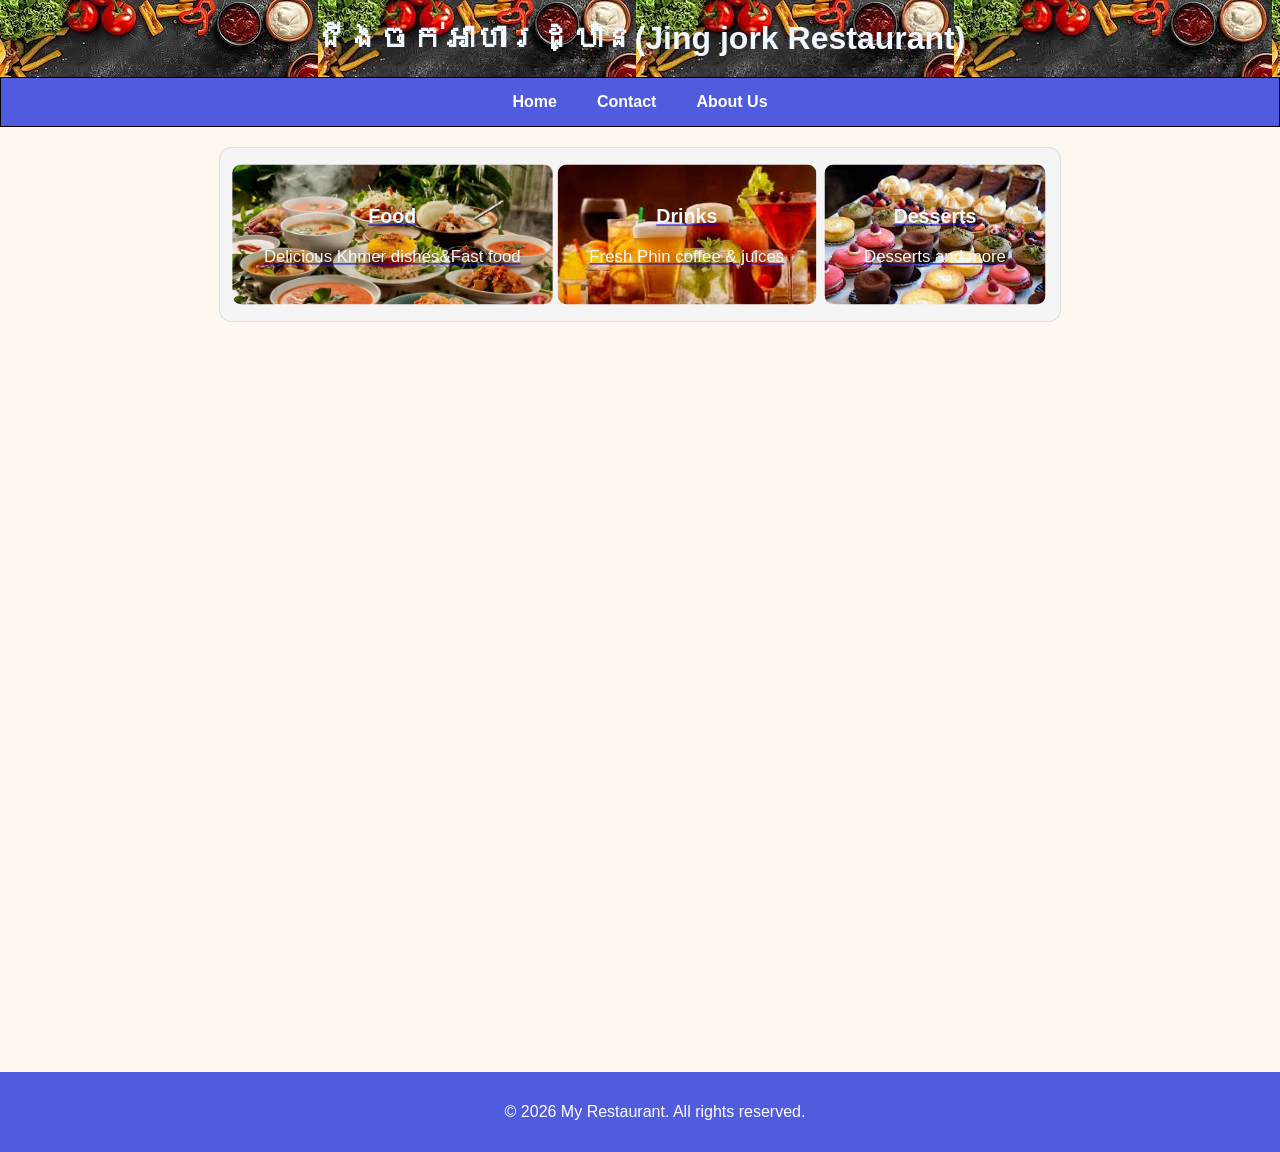
<file: index.html>
<!DOCTYPE html>
<html lang="en">
<head>
<meta charset="UTF-8" />
<meta name="viewport" content="width=device-width, initial-scale=1.0" width ="50px">
<title>My Restaurant</title>
<link rel="stylesheet" href="project1.css">
</head>
<body>
    
<header>
  <h1 class="title" style="color:aliceblue;">ជីងចក់អាហារដ្ឋាន(Jing jork Restaurant)</h1>
</header>

<nav>
  <a href="./index.html">Home</a>
  <a href="./Contact.html">Contact</a>
  <a href="./aboutus.html">About Us</a>
</nav>
 <div class="cards-box">
  <div class="card1">
    <a href="./food.html">
      <h3 style="color: aliceblue;">Food</h3>
      <p style="color: aliceblue;">Delicious Khmer dishes&Fast food</p>
    </a>
  </div>
  <div class="card2">
    <a href="./drinks.html">
      <h3 style="color: aliceblue;">Drinks</h3>
      <p style="color: aliceblue;">Fresh Phin coffee & juices</p>
    </a>
  </div>

  <div class="card3">
    <a href="./dessert.html">
      <h3 style="color: aliceblue;">Desserts</h3>
      <p style="color: aliceblue;">Desserts and more</p>
    </a>
  </div>
</div>
  


<footer>
  <p>&copy; 2026 My Restaurant. All rights reserved.</p>
</footer>
</body>

</html>
</file>
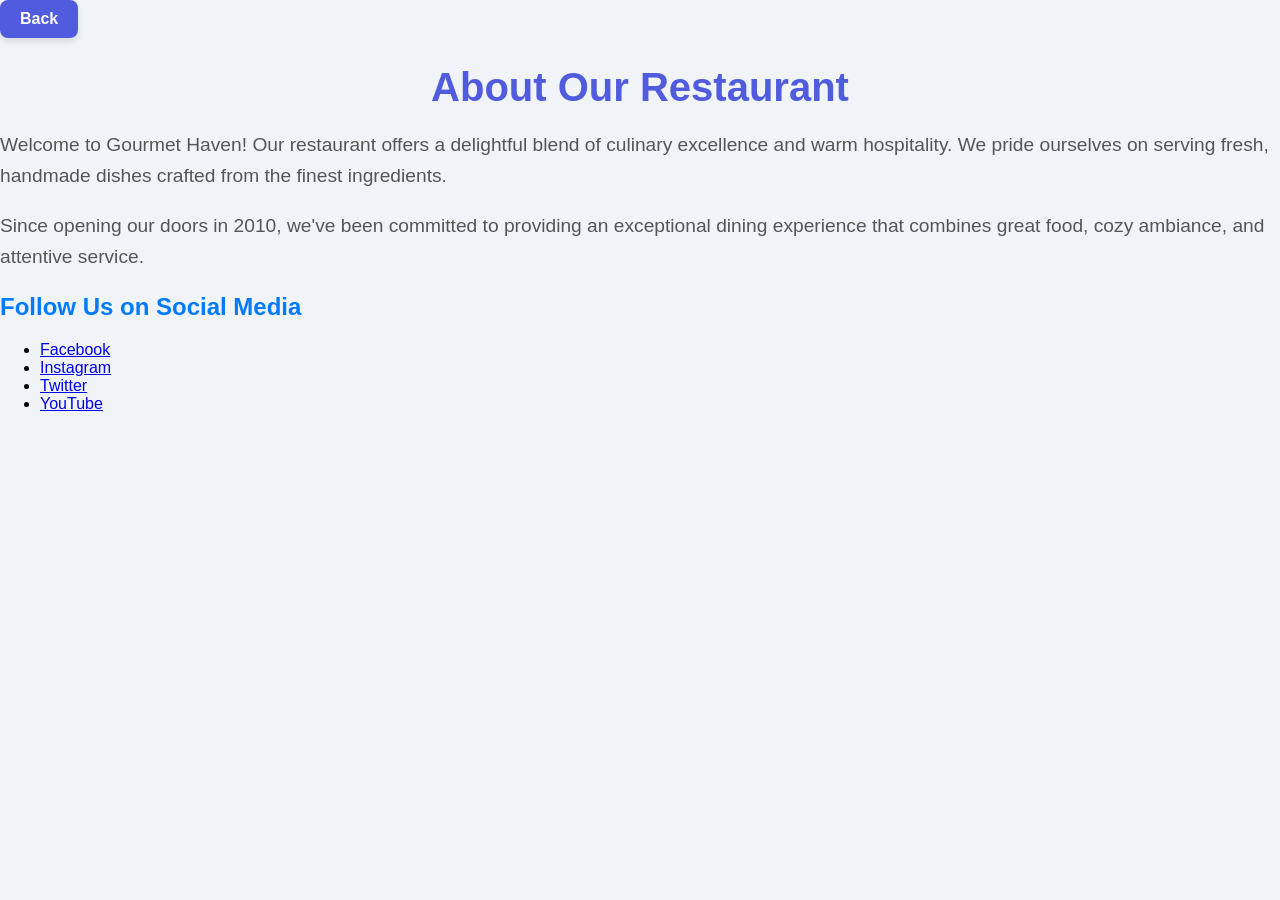
<file: aboutus.html>
<!DOCTYPE html>
<html lang="en">
<head>
    <meta charset="UTF-8">
    <meta name="viewport" content="width=device-width, initial-scale=1.0">
    <title>About Us</title>
    <link rel="stylesheet" href="./cantactandaboutus.css">
</head>
<body>
    <a href="index.html" class="back-button">Back</a>
    <div class="about-restaurant">
        <h1 style="color: #505bdd;">About Our Restaurant</h1>
        <p>
            Welcome to Gourmet Haven! Our restaurant offers a delightful blend of culinary excellence and warm hospitality. We pride ourselves on serving fresh, handmade dishes crafted from the finest ingredients.
        </p>
        <p>
            Since opening our doors in 2010, we've been committed to providing an exceptional dining experience that combines great food, cozy ambiance, and attentive service.
        </p>
        <div class="social-media">
            <h2>Follow Us on Social Media</h2>
            <ul>
                <li><a href="https://facebook.com/YourRestaurant" target="_blank">Facebook</a></li>
                <li><a href="https://instagram.com/YourRestaurant" target="_blank">Instagram</a></li>
                <li><a href="https://twitter.com/YourRestaurant" target="_blank">Twitter</a></li>
                <li><a href="https://youtube.com/YourRestaurant" target="_blank">YouTube</a></li>
            </ul>
        </div>
    </div>

</body>
</html>
</file>
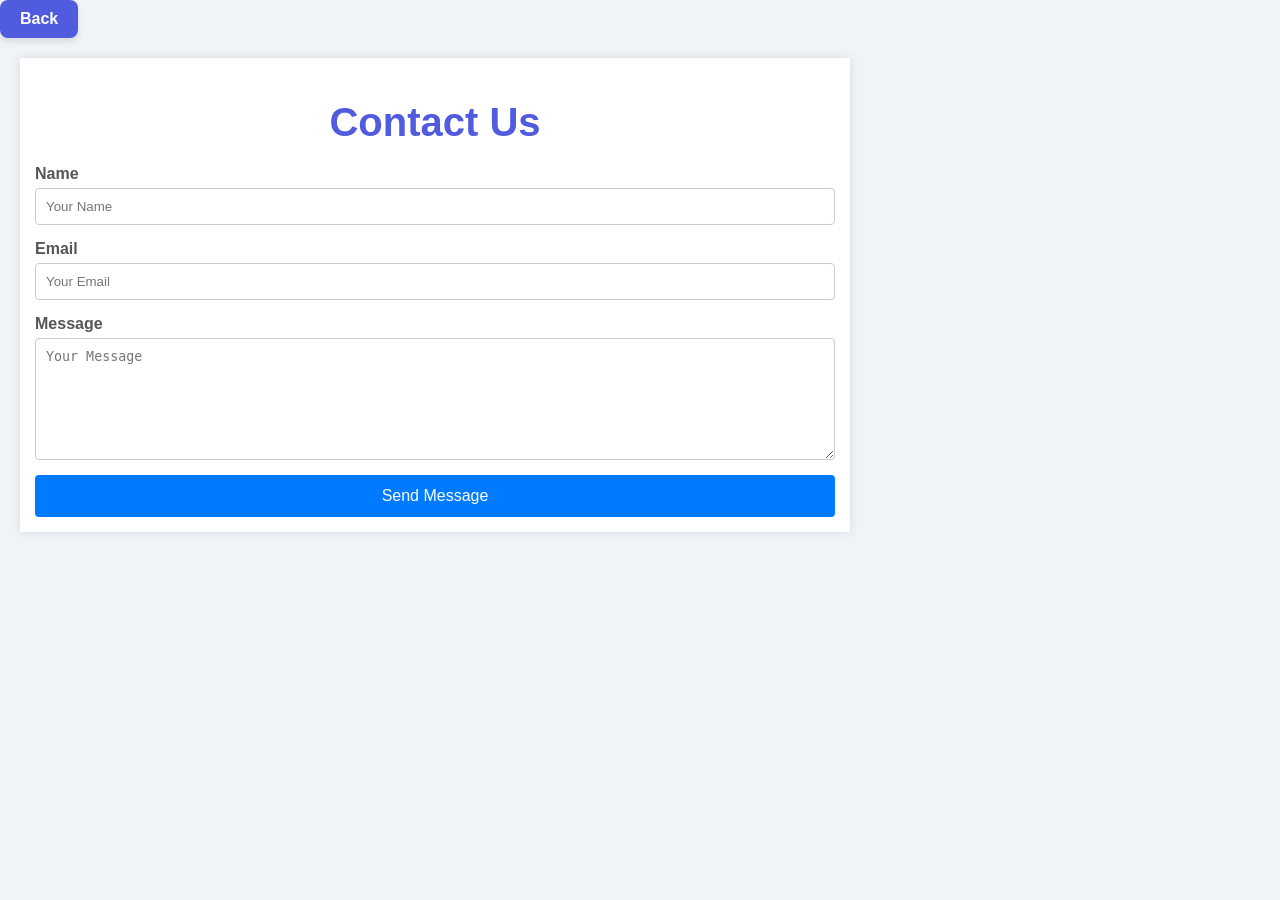
<file: Contact.html>
<!DOCTYPE html>
<html lang="en">
<head>
    <meta charset="UTF-8">
    <meta name="viewport" content="width=device-width, initial-scale=1.0">
    <title>Contact Us</title>
    <link rel="stylesheet" href="./cantactandaboutus.css">
</head>
<body>
     <a href="index.html" class="back-button">Back</a>
    <div class="contact-container">
        <h1 style="color:#505bdd;">Contact Us</h1>
        <form action="#" method="post">
            <label for="name">Name</label>
            <input type="text" id="name" name="name" placeholder="Your Name" required />

            <label for="email">Email</label>
            <input type="email" id="email" name="email" placeholder="Your Email" required />

            <label for="message">Message</label>
            <textarea id="message" name="message" placeholder="Your Message" required></textarea>

            <button type="submit">Send Message</button>
        </form>
    </div>
    
</body>
</html>
</file>
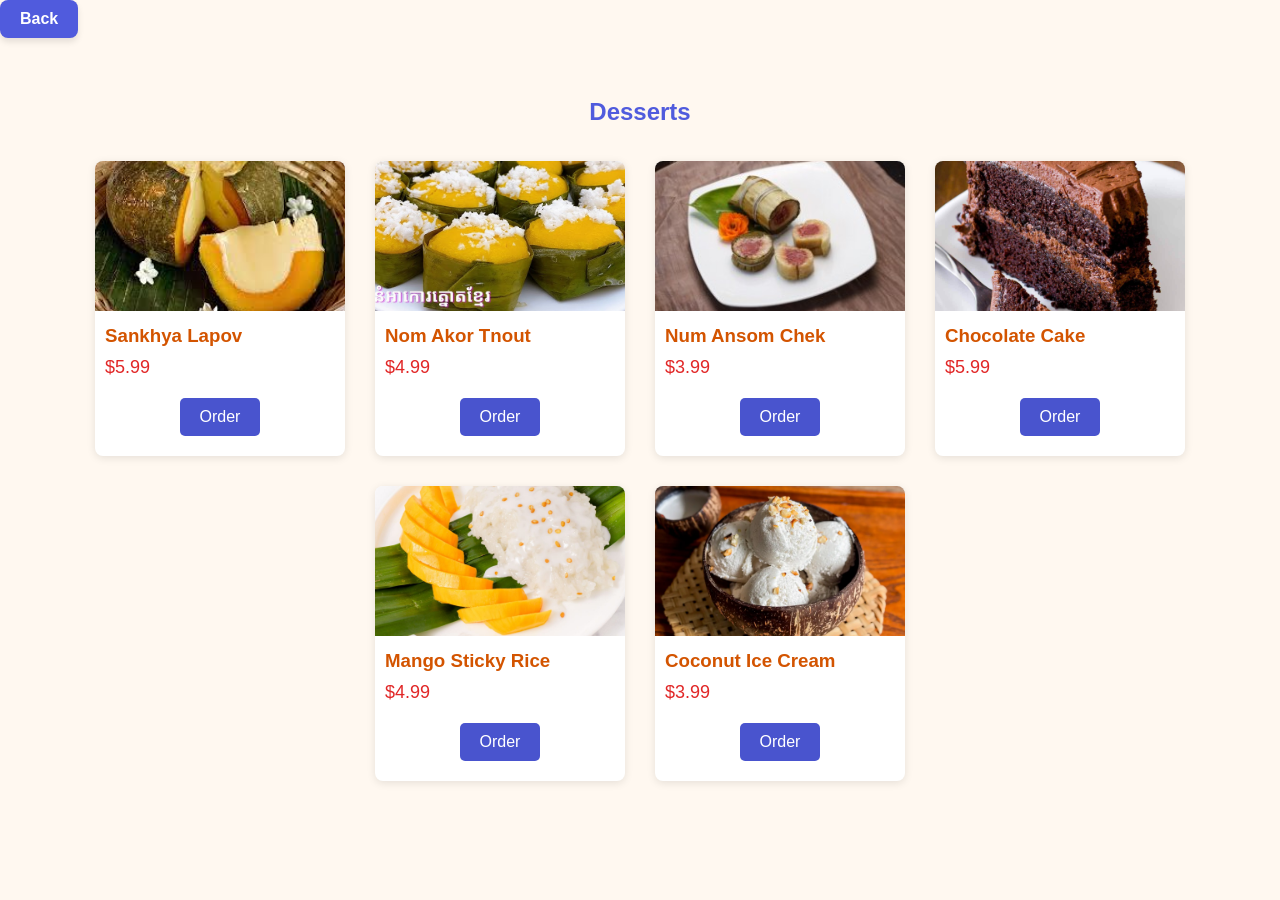
<file: dessert.html>
<!DOCTYPE html>
<html lang="en">
<head>
    <meta charset="UTF-8">
    <meta name="viewport" content="width=device-width, initial-scale=1.0">
    <title>My Restaurant - Desserts</title>
    <link rel="stylesheet" href="project1.css">
</head>
<body>
  <a href="index.html" class="back-button">Back</a>
  <section id="dessert">
  <h2>Desserts</h2>
  <div class="items">
    <div class="item">
      <img src="./images (9).jpg" alt="Sankhya Lapov" />
      <h3>Sankhya Lapov</h3>
      <div class="price">$5.99</div>
      <button class="add-btn" onclick="addToOrder('Sankhya Lapov')">Order</button>
    </div>
    <div class="item">
      <img src="./hq720.jpg" alt="Nom Akor Tnout" />
      <h3>Nom Akor Tnout</h3>
      <div class="price">$4.99</div>
      <button class="add-btn" onclick="addToOrder('Nom Akor Tnout')">Order</button>
    </div>
     <div class="item">
      <img src="./cambodia-food-12.jpg" alt="Num Ansom Chek" />
      <h3>Num Ansom Chek</h3>
        <div class="price">$3.99</div>
        <button class="add-btn" onclick="addToOrder('Num Ansom Chek')">Order</button>
    </div>
      <div class="item">
        <img src="./triple-chocolate-cake-4.jpg" alt="Chocalate Cake" />
        <h3>Chocolate Cake</h3>
        <div class="price">$5.99</div>
        <button class="add-btn" onclick="addToOrder('Chocolate Cake')">Order</button>
      </div>
      <div class="item">
        <img src="./mango-sticky-rice-on-a-plate-with-pandan-leaf-thumbnail.jpg" alt="Mango Sticky Rice" />
        <h3>Mango Sticky Rice</h3>
        <div class="price">$4.99</div>
        <button class="add-btn" onclick="addToOrder('Mango Sticky Rice')">Order</button>
      </div>
        <div class="item">
          <img src="./coconut-milk-ice-cream.webp" alt="Coconut Ice Cream" />
          <h3>Coconut Ice Cream</h3>
          <div class="price">$3.99</div>
          <button class="add-btn" onclick="addToOrder('Coconut Ice Cream')">Order</button>
        </div>
</body>
</html>
</file>
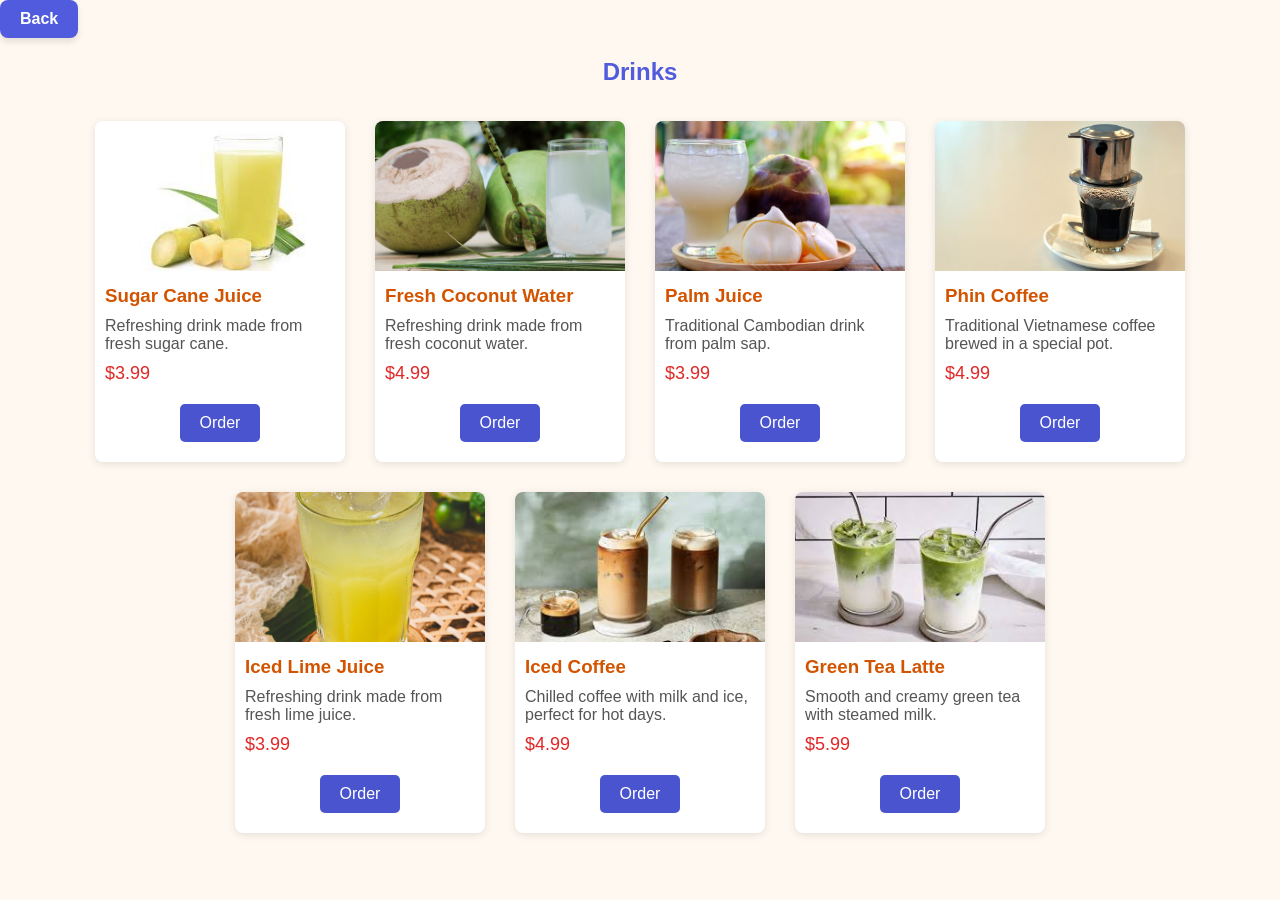
<file: drinks.html>
<!DOCTYPE html>
<html lang="en">
<head>
    <meta charset="UTF-8">
    <meta name="viewport" content="width=device-width, initial-scale=1.0">
    <title>My Restaurant - Drinks</title>
    <link rel="stylesheet" href="project1.css">
</head>
<body>
  <a href="index.html" class="back-button">Back</a>
     <h2>Drinks</h2>
  <div class="items">
    <div class="item">
      <img src="./images (2).jpg" alt="Sugar cane juice" />
      <h3>Sugar Cane Juice</h3>
      <p>Refreshing drink made from fresh sugar cane.</p>
      <div class="price">$3.99</div>
      <button class="add-btn" onclick="addToOrder('Sugar Cane Juice')">Order</button>
    </div>
    <div class="item">
      <img src="./coconut_water_101_fb1da337-ff15-4cdc-a628-0433653f05d0.webp" alt="Fresh Coconut Water" />
      <h3>Fresh Coconut Water</h3>
      <p>Refreshing drink made from fresh coconut water.</p>
      <div class="price">$4.99</div>
      <button class="add-btn" onclick="addToOrder('Fresh Coconut Water')">Order</button>
    </div>
    <div class="item">
      <img src="./360_F_151788623_A8pSRN90J06vYvlNXYLDrveYZipY0Wv0.jpg" alt="Palm juice" />
      <h3>Palm Juice</h3>
      <p>Traditional Cambodian drink from palm sap.</p>
      <div class="price">$3.99</div>
      <button class="add-btn" onclick="addToOrder('Palm Juice')">Order</button>
    </div>
     <div class="item">
      <img src="./ca-phe-phin-la-gi-800x531.jpg" alt="Phin Coffee" />
      <h3>Phin Coffee</h3>
      <p>Traditional Vietnamese coffee brewed in a special pot.</p>
      <div class="price">$4.99</div>
      <button class="add-btn" onclick="addToOrder('Phin Coffee')">Order</button>

    </div> 
    <div class="item">
      <img src="./ICE-LIME-JUICE.jpg" alt="Iced lime Juice " />
      <h3>Iced Lime Juice</h3>
      <p>Refreshing drink made from fresh lime juice.</p>
      <div class="price">$3.99</div>
       <button class="add-btn" onclick="addToOrder('Iced Lime Juice')">Order</button>
    </div>
      <div class="item">
        <img src="./images (12).jpg" alt="Iced Coffee" />
        <h3>Iced Coffee</h3>
        <p>Chilled coffee with milk and ice, perfect for hot days.</p>
        <div class="price">$4.99</div>
        <button class="add-btn" onclick="addToOrder('Iced Coffee')">Order</button>
      </div>
        <div class="item">
          <img src="./images (13).jpg" alt="Green Tea latte" />
          <h3>Green Tea Latte</h3>
          <p>Smooth and creamy green tea with steamed milk.</p>
          <div class="price">$5.99</div>
          <button class="add-btn" onclick="addToOrder('Green Tea Latte')">Order</button>
        </div>
  </div>
  </section>
</body>
</html>
</file>
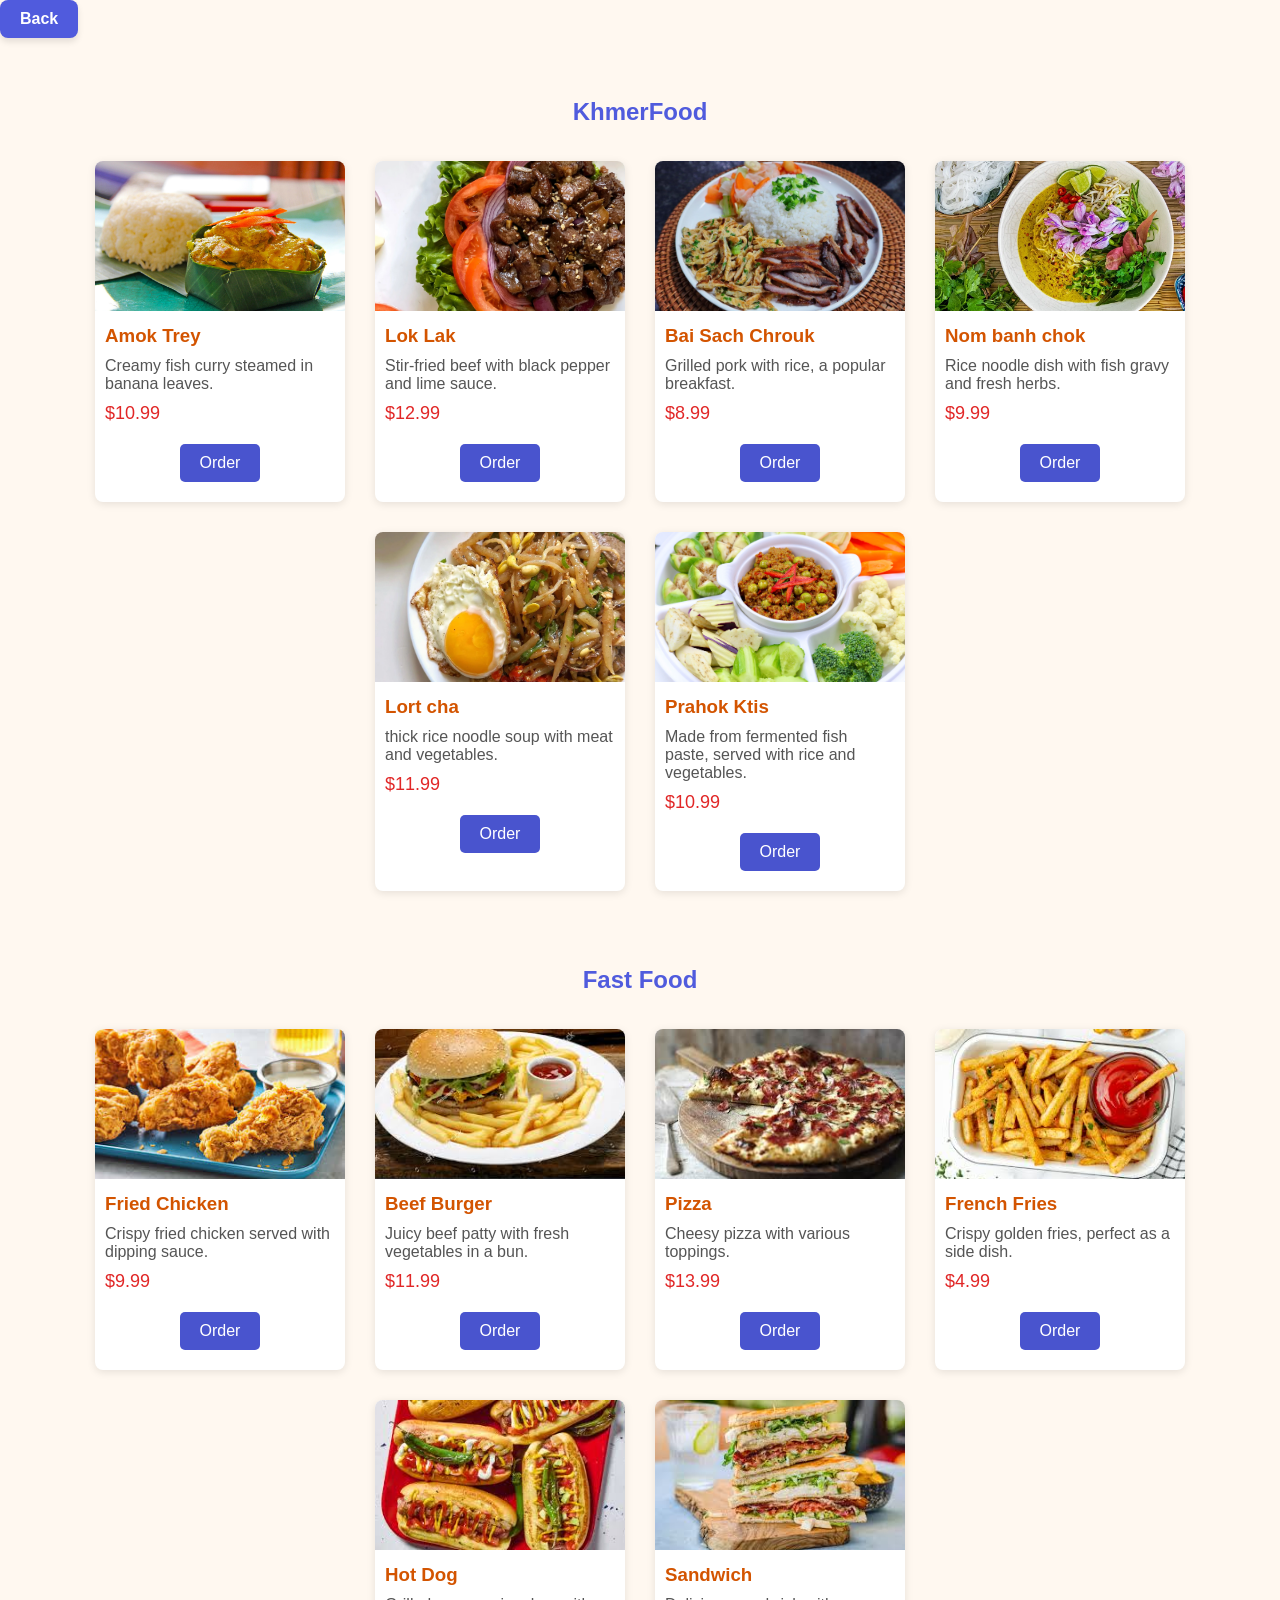
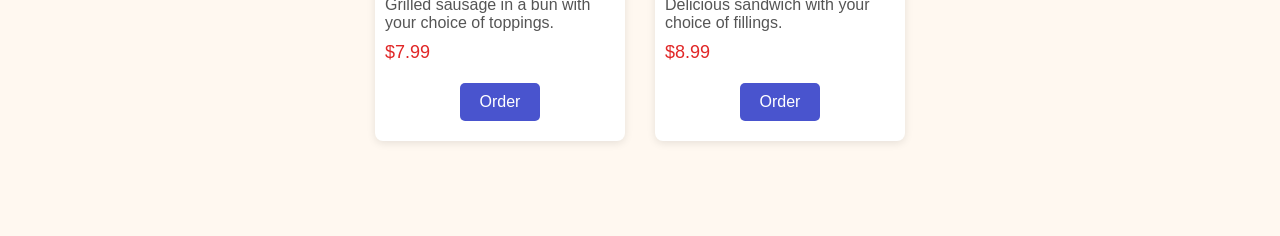
<file: food.html>
<!DOCTYPE html>
<html lang="en">
<head>
    <meta charset="UTF-8">
    <meta name="viewport" content="width=device-width, initial-scale=1.0">
    <title>My Restaurant - Food</title>
    <link rel="stylesheet" href="project1.css">
</head>
<body>
  <a href="index.html" class="back-button">Back</a>
    <section id="Khmerfood">
  <h2>KhmerFood</h2>
  <div class="items">
    <div class="item">
      <img src="./TIK_CambodiaVacations_amok.jpg" alt="Amok Trey" />
      <h3>Amok Trey</h3>
      <p>Creamy fish curry steamed in banana leaves.</p>
      <div class="price">$10.99</div>
      <button class="add-btn" onclick="addToOrder('Amok Trey')">Order</button>
    </div>
    <div class="item">
      <img src="./IMG_7636.webp" alt="Lok Lak" />
      <h3>Lok Lak</h3>
      <p>Stir-fried beef with black pepper and lime sauce.</p>
      <div class="price">$12.99</div>
      <button class="add-btn" onclick="addToOrder('Lok Lak')">Order</button>
    </div>
    <div class="item">
      <img src="./maxresdefault.jpg" alt="Bai Sach Chrouk" />
      <h3>Bai Sach Chrouk</h3>
      <p>Grilled pork with rice, a popular breakfast.</p>
      <div class="price">$8.99</div>
      <button class="add-btn" onclick="addToOrder('Bai Sach Chrouk')">Order</button>

    </div>
    <div class="item">
      <img src="./Authentic-Nom-Banh-Chok-Recipe-Cambodian-Khmer-Noodles-Copyright-2021-Terence-Carter-Grantourismo.webp" alt="Nom Banh Chok" />
      <h3> Nom banh chok</h3>
       <p>Rice noodle dish with fish gravy and fresh herbs.</p>
       <div class="price">$9.99</div>
      <button class="add-btn" onclick="addToOrder('Nom Banh Chok')">Order</button>
    </div>
    <div class="item">
      <img src="./53A49A5D-C09C-452E-A543-1987F41C345C.webp" alt="Lort cha" />
      <h3> Lort cha</h3>
       <p>thick rice noodle soup with meat and vegetables.</p>
      <div class="price">$11.99</div>
      <button class="add-btn" onclick="addToOrder('Lort cha')">Order</button>
    </div>
    <div class="item">
      <img src="./Prahok-Ktiss-Dipping-Flavourfully-Good.jpg" alt="Prahok Ktis" />
      <h3>Prahok Ktis</h3>
       <p>Made from fermented fish paste, served with rice and vegetables.</p>
      <div class="price">$10.99</div>
      <button class="add-btn" onclick="addToOrder('Prahok Ktis')">Order</button>
    </div>
     <section id="fastfood">
    <h2>Fast Food</h2>
    <div class="items">
     <div class="item">
      <img src="./images (3).jpg" alt="Fried Chicken" />
      <h3>Fried Chicken</h3>
      <p>Crispy fried chicken served with dipping sauce.</p>
      <div class="price">$9.99</div>
      <button class="add-btn" onclick="addToOrder('Fried Chicken')">Order</button>
    </div>
    <div class="item">
      <img src="./images (4).jpg" alt="Burger" />
      <h3>Beef Burger</h3>
      <p>Juicy beef patty with fresh vegetables in a bun.</p>
      <div class="price">$11.99</div>
      <button class="add-btn" onclick="addToOrder('Beef Burger')">Order</button>
    </div>
    <div class="item">
      <img src="./images (5).jpg" alt="Pizza" />
      <h3>Pizza</h3>
      <p>Cheesy pizza with various toppings.</p>
      <div class="price">$13.99</div>  
        <button class="add-btn" onclick="addToOrder('Pizza')">Order</button>
    </div>
        <div class="item">
        <img src="./images (6).jpg" alt="French Fries" />
        <h3>French Fries</h3>
        <p>Crispy golden fries, perfect as a side dish.</p>
        <div class="price">$4.99</div>
        <button class="add-btn" onclick="addToOrder('French Fries')">Order</button>
      </div>
        <div class="item">
            <img src="./images (7).jpg" alt="Hot Dog" />
            <h3>Hot Dog</h3>
            <p>Grilled sausage in a bun with your choice of toppings.</p>
            <div class="price">$7.99</div>
            <button class="add-btn" onclick="addToOrder('Hot Dog')">Order</button>
        </div>
        <div class="item">
            <img src="./images (8).jpg" alt="Sandwich" />
            <h3>Sandwich</h3>
            <p>Delicious sandwich with your choice of fillings.</p>
            <div class="price">$8.99</div>
            <button class="add-btn" onclick="addToOrder('Sandwich')">Order</button>
        </div>





</section>
    
</body>
</html>
</file>
<file: project1.css>
body {
    font-family: Arial, sans-serif;
    margin: 0;
    background-color: #fff8f0;
  }
  header {
    background-image: url(./images\ \(14\).jpg);
    color: white;
    padding: 20px;
    text-align: center;
  }
  header h1 {
    margin: 0;
  }
  nav {
    display: flex;
    justify-content: center;
    background-color: #505bdd;
    flex-wrap: wrap;
    border: black solid 1px;
  }
  nav a {
    color: white;
    padding: 15px 20px;
    text-decoration: none;
    font-weight: bold;
  }
  nav a:hover {
    background-color: #505bdd;
  }
  .category-container {
    display: flex;
    justify-content: center;
    gap: 20px;
    padding: 50px 20px;
    flex-wrap: wrap;
}

.cards-box {
  display: flex;         
  gap: 20px;                
  padding: 20px;
  background: #f5f5f5;   
  border: 1px solid #ddd; 
  border-radius: 12px;  
  margin: 20px auto;
  width: fit-content;
  
}
    
.card1 {
  background-image: url(./chili-curry-spices-thai-food_926199-2439330.avif  );
  background-size: cover;
  padding: 20px 30px;
  border-radius: 8px;
  text-align: center;
  min-width: 150px;
  cursor: pointer;
  text-decoration: none;
  transform: scale(1.05);
}
.card2 {
  background-image: url(./images\ \(10\).jpg);
  background-size: cover;
  padding: 20px 30px;
  border-radius: 8px;
  text-align: center;
  min-width: 150px;
  cursor: pointer;
  text-decoration: none;
  transform: scale(1.05);
}
.card3 {
  background-image: url(./images\ \(1\).jpg);
  background-size: cover;
  padding: 20px 30px;
  border-radius: 8px;
  text-align: center;
  min-width: 150px;
  cursor: pointer;
  text-decoration: none;
  transform: scale(1.05);
}


  section {
    padding: 40px 20px;
  }
  h2 {
    text-align: center;
    color: #505bdd;
    margin-bottom: 20px;
  }
  .items {
    display: flex;
    flex-wrap: wrap;
    justify-content: center;
  }
  .item {
    background-color: #fff;
    border-radius: 8px;
    box-shadow: 0 2px 8px rgba(0,0,0,0.1);
    width: 250px;
    margin: 15px;
    overflow: hidden;
    transition: transform 0.2s;
  }
  .item:hover {
    transform: scale(1.05);
  }
  .item img {
    width: 100%;
    height: 150px;
    object-fit: cover;
  }
  .item h3 {
    margin: 10px;
    color: #d35400;
  }
  .item p {
    margin: 0 10px 10px 10px;
    color: #555;
  }
  footer {
    background-color: #505bdd;
    color: white;
    text-align: center;
    padding: 15px;
    margin-top: 750px;
    height: 50px;
    width: 100%;
  }
    .add-btn {
        display: block;
        margin: 20px auto;
        padding: 10px 20px;
        background-color: #4954ce;
        color: white;
        border: none;
        border-radius: 5px;
        font-size: 16px;
        cursor: pointer;
    }
    .price {
        font-size: 18px;
        color: #e12727;
        margin: 10px;
        position: relative;
    }
    .back-button {
    display: inline-block;
    background-color: #505bdd;
    color: #fff;
    padding: 10px 20px;
    border-radius: 8px;
    text-decoration: none;
    font-weight: bold;
    box-shadow: 0 4px 6px rgba(0,0,0,0.1);
    transition: background-color 0.3s, transform 0.2s;
  }

  .back-button:hover {
    background-color: #e67e22;
    transform: scale(1.05);
  }
</file>
<file: cantactandaboutus.css>
body {
            font-family: Arial, sans-serif;
            background-color: #f4f4f4;
            margin: 0;
            padding: 0;
        }

        .contact-container {
            max-width: 800px;
            margin: 50px auto;
            padding: 20px;
            background-color: #fff;
            box-shadow: 0 0 10px rgba(0,0,0,0.1);
        }

        h1 {
            text-align: center;
            margin-bottom: 20px;
            color: #333;
        }

        form {
            display: flex;
            flex-direction: column;
        }

        label {
            margin-bottom: 5px;
            font-weight: bold;
            color: #555;
        }

        input[type="text"],
        input[type="email"],
        textarea {
            padding: 10px;
            margin-bottom: 15px;
            border: 1px solid #ccc;
            border-radius: 4px;
            resize: vertical;
        }

        textarea {
            min-height: 100px;
        }

        button {
            padding: 12px;
            background-color: #007BFF;
            color: white;
            border: none;
            border-radius: 4px;
            cursor: pointer;
            font-size: 16px;
        }

        button:hover {
            background-color: #0056b3;
        }

      
            .contact-container {
                margin: 20px;
                padding: 15px;
        }
        body {
            font-family: Arial, sans-serif;
            background-color: #f4f4f4;
            margin: 0;
            padding: 0;
        }

        .about-container {
            max-width: 900px;
            margin: 50px auto;
            padding: 30px;
            background-color: #fff;
            box-shadow: 0 0 10px rgba(0,0,0,0.1);
            line-height: 1.6;
        }

        h1 {
            text-align: center;
            margin-bottom: 20px;
            color: #333;
        }

        p {
            margin-bottom: 15px;
            color: #555;
        }

        .about-mission {
            margin-top: 30px;
        }

        h2 {
            margin-top: 20px;
            color: #007BFF;
        }
         body {
    font-family: 'Roboto', sans-serif;
    background-color: #f0f4f8;
    margin: 0;
    padding: 0;
  }

  .container {
    max-width: 1200px;
    margin: 50px auto;
    padding: 30px;
  }

  .card {
    background-color: #ffffff;
    border-radius: 12px;
    box-shadow: 0 8px 20px rgba(0,0,0,0.1);
    padding: 40px;
    transition: transform 0.3s, box-shadow 0.3s;
  }

  .card:hover {
    transform: translateY(-10px);
    box-shadow: 0 12px 30px rgba(0,0,0,0.2);
  }

  h1 {
    text-align: center;
    color: #d35400;
    margin-bottom: 20px;
    font-size: 2.5em;
  }

  p {
    font-size: 1.2em;
    color: #555;
    line-height: 1.6;
    margin-bottom: 20px;
  }
 
  .back-button {
    display: inline-block;
    background-color:#505bdd;
    color: #fff;
    padding: 10px 20px;
    border-radius: 8px;
    text-decoration: none;
    font-weight: bold;
    box-shadow: 0 4px 6px rgba(0,0,0,0.1);
    transition: background-color 0.3s, transform 0.2s;
  }

  .back-button:hover {
    background-color: #e67e22;
    transform: scale(1.05);
  }
</file>
